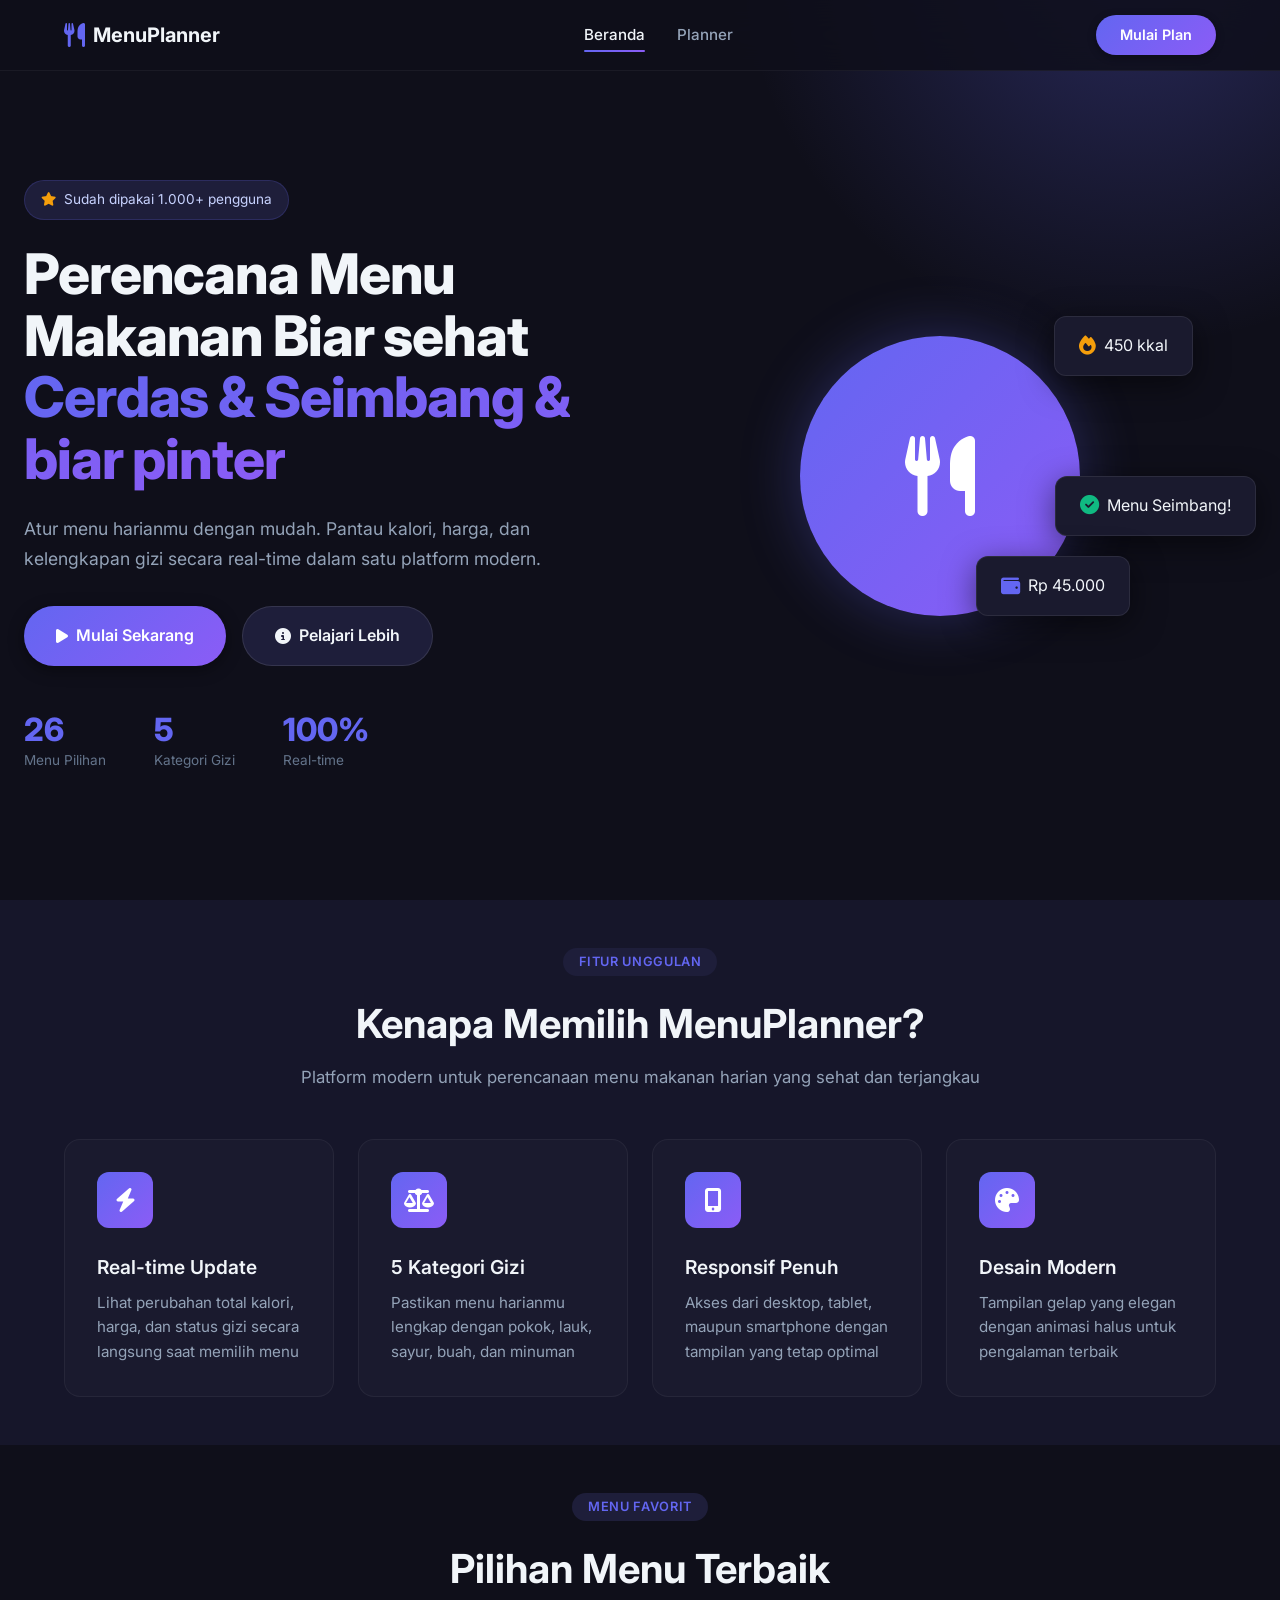
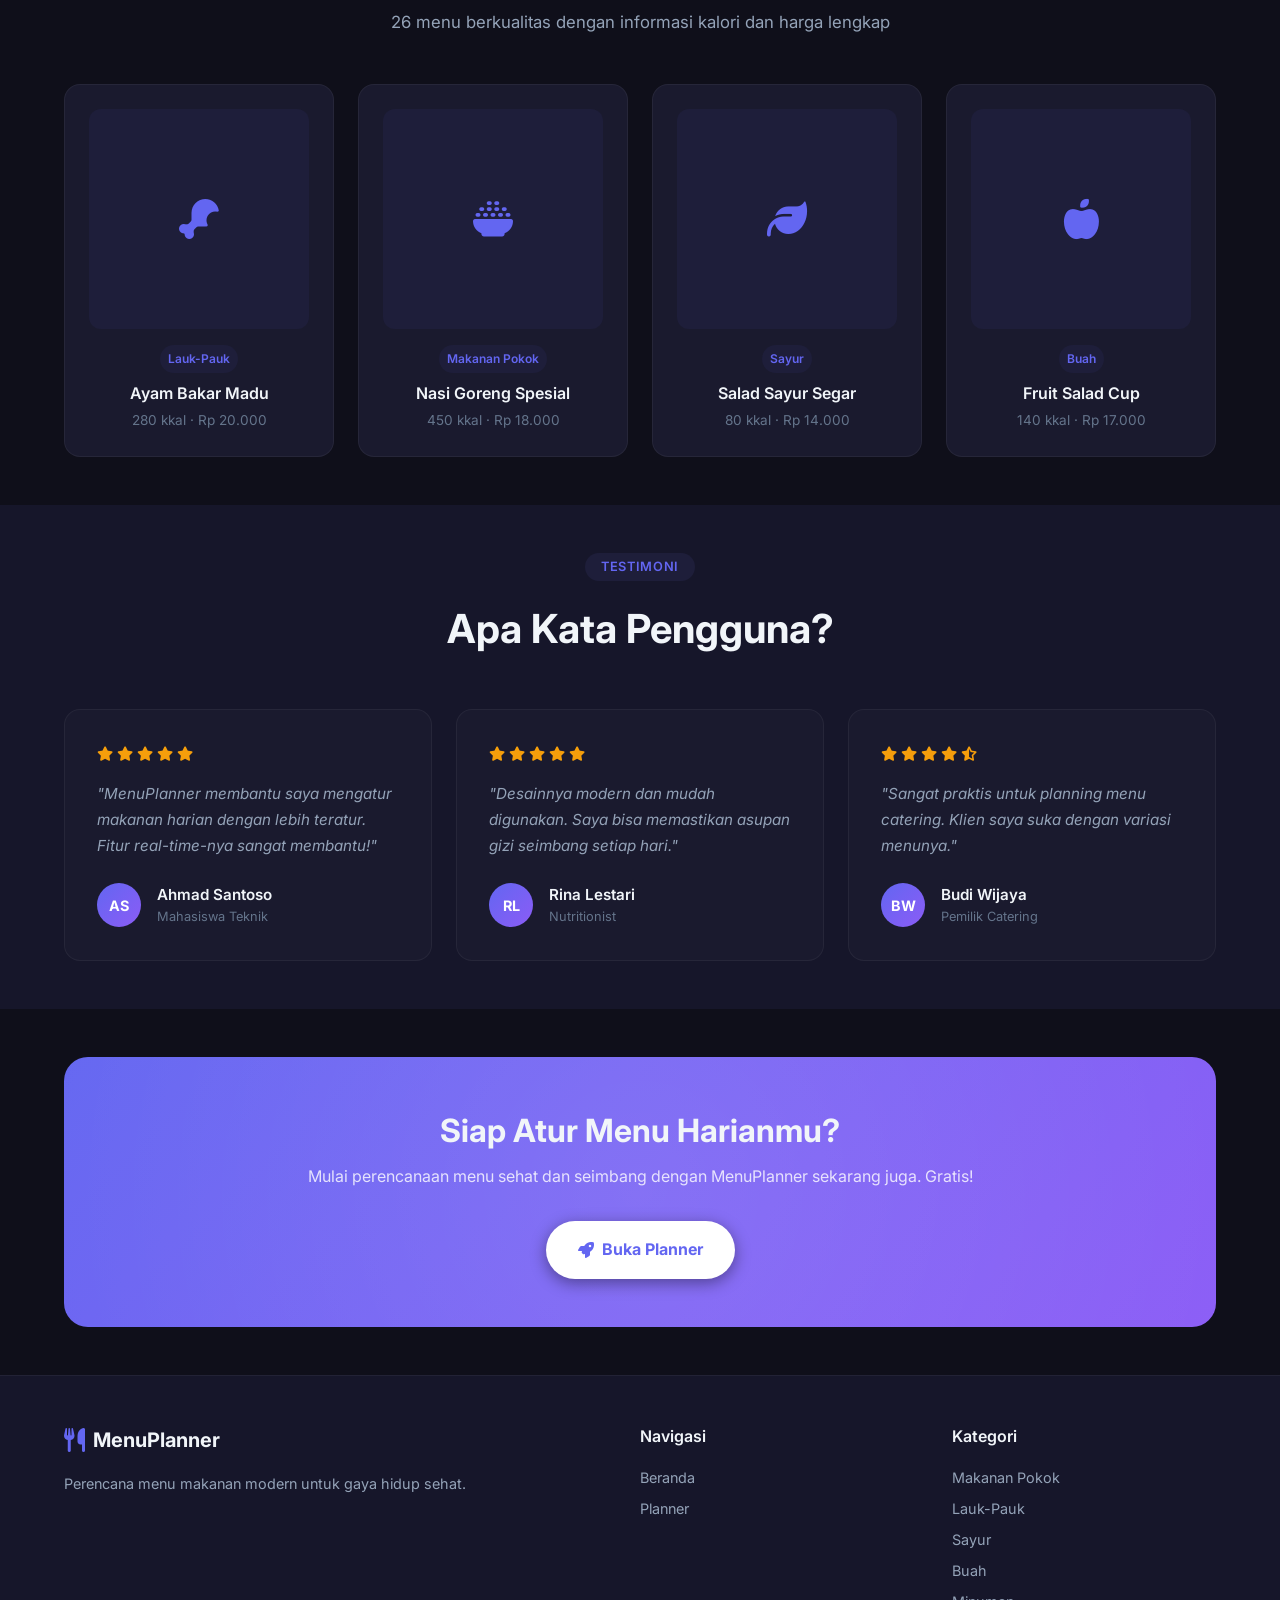
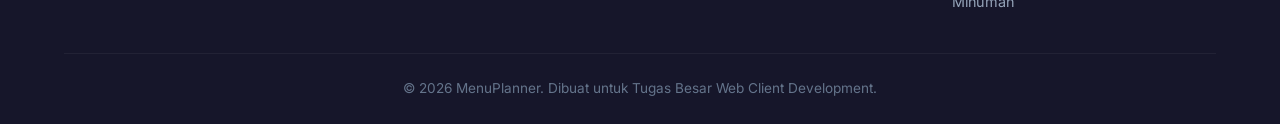
<file: index.html>
<!DOCTYPE html>
<html lang="id">
<head>
    <meta charset="UTF-8">
    <meta name="viewport" content="width=device-width, initial-scale=1.0">
    <title>MenuPlanner</title>
    <link rel="stylesheet" href="styles.css">
    <link href="https://fonts.googleapis.com/css2?family=Inter:wght@300;400;500;600;700;800&display=swap" rel="stylesheet">
    <link rel="stylesheet" href="https://cdnjs.cloudflare.com/ajax/libs/font-awesome/6.5.1/css/all.min.css">
<base target="_blank">
</head>
<body>
  
    <nav class="navbar">
        <div class="nav-container">
            <a href="index.html" class="logo">
                <i class="fas fa-utensils"></i>
                <span>MenuPlanner</span>
            </a>
            <ul class="nav-links">
                <li><a href="index.html" class="active">Beranda</a></li>
                <li><a href="planner.html">Planner</a></li>
            </ul>
            <a href="planner.html" class="btn-nav">Mulai Plan</a>
        </div>
    </nav>

    <!-- Hero Section -->
    <section class="hero">
        <div class="hero-bg"></div>
        <div class="hero-content">
            <div class="hero-badge">
                <i class="fas fa-star"></i>
                <span>Sudah dipakai 1.000+ pengguna</span>
            </div>
            <h1 class="hero-title">
                Perencana Menu Makanan Biar sehat<br>
                <span class="gradient-text">Cerdas & Seimbang & biar pinter</span>
            </h1>
            <p class="hero-desc">
                Atur menu harianmu dengan mudah. Pantau kalori, harga, dan kelengkapan gizi 
                secara real-time dalam satu platform modern.
            </p>
            <div class="hero-buttons">
                <a href="planner.html" class="btn-primary">
                    <i class="fas fa-play"></i>
                    Mulai Sekarang
                </a>
                <a href="#fitur" class="btn-secondary">
                    <i class="fas fa-info-circle"></i>
                    Pelajari Lebih
                </a>
            </div>
            <div class="hero-stats">
                <div class="stat-item">
                    <span class="stat-number">26</span>
                    <span class="stat-label">Menu Pilihan</span>
                </div>
                <div class="stat-item">
                    <span class="stat-number">5</span>
                    <span class="stat-label">Kategori Gizi</span>
                </div>
                <div class="stat-item">
                    <span class="stat-number">100%</span>
                    <span class="stat-label">Real-time</span>
                </div>
            </div>
        </div>
        <div class="hero-visual">
            <div class="floating-card card-1">
                <i class="fas fa-fire"></i>
                <span>450 kkal</span>
            </div>
            <div class="floating-card card-2">
                <i class="fas fa-check-circle"></i>
                <span>Menu Seimbang!</span>
            </div>
            <div class="floating-card card-3">
                <i class="fas fa-wallet"></i>
                <span>Rp 45.000</span>
            </div>
            <div class="plate-circle">
                <i class="fas fa-utensils"></i>
            </div>
        </div>
    </section>

    <!-- Features Section -->
    <section class="features" id="fitur">
        <div class="container">
            <div class="section-header">
                <span class="section-tag">Fitur Unggulan</span>
                <h2>Kenapa Memilih MenuPlanner?</h2>
                <p>Platform modern untuk perencanaan menu makanan harian yang sehat dan terjangkau</p>
            </div>
            <div class="features-grid">
                <div class="feature-card">
                    <div class="feature-icon">
                        <i class="fas fa-bolt"></i>
                    </div>
                    <h3>Real-time Update</h3>
                    <p>Lihat perubahan total kalori, harga, dan status gizi secara langsung saat memilih menu</p>
                </div>
                <div class="feature-card">
                    <div class="feature-icon">
                        <i class="fas fa-balance-scale"></i>
                    </div>
                    <h3>5 Kategori Gizi</h3>
                    <p>Pastikan menu harianmu lengkap dengan pokok, lauk, sayur, buah, dan minuman</p>
                </div>
                <div class="feature-card">
                    <div class="feature-icon">
                        <i class="fas fa-mobile-alt"></i>
                    </div>
                    <h3>Responsif Penuh</h3>
                    <p>Akses dari desktop, tablet, maupun smartphone dengan tampilan yang tetap optimal</p>
                </div>
                <div class="feature-card">
                    <div class="feature-icon">
                        <i class="fas fa-palette"></i>
                    </div>
                    <h3>Desain Modern</h3>
                    <p>Tampilan gelap yang elegan dengan animasi halus untuk pengalaman terbaik</p>
                </div>
            </div>
        </div>
    </section>

    <!-- Menu Preview Section -->
    <section class="menu-preview">
        <div class="container">
            <div class="section-header">
                <span class="section-tag">Menu Favorit</span>
                <h2>Pilihan Menu Terbaik</h2>
                <p>26 menu berkualitas dengan informasi kalori dan harga lengkap</p>
            </div>
            <div class="menu-showcase">
                <div class="menu-item-showcase">
                    <div class="menu-img-placeholder">
                        <i class="fas fa-drumstick-bite"></i>
                    </div>
                    <span class="menu-cat">Lauk-Pauk</span>
                    <h4>Ayam Bakar Madu</h4>
                    <p>280 kkal · Rp 20.000</p>
                </div>
                <div class="menu-item-showcase">
                    <div class="menu-img-placeholder">
                        <i class="fas fa-bowl-rice"></i>
                    </div>
                    <span class="menu-cat">Makanan Pokok</span>
                    <h4>Nasi Goreng Spesial</h4>
                    <p>450 kkal · Rp 18.000</p>
                </div>
                <div class="menu-item-showcase">
                    <div class="menu-img-placeholder">
                        <i class="fas fa-leaf"></i>
                    </div>
                    <span class="menu-cat">Sayur</span>
                    <h4>Salad Sayur Segar</h4>
                    <p>80 kkal · Rp 14.000</p>
                </div>
                <div class="menu-item-showcase">
                    <div class="menu-img-placeholder">
                        <i class="fas fa-apple-alt"></i>
                    </div>
                    <span class="menu-cat">Buah</span>
                    <h4>Fruit Salad Cup</h4>
                    <p>140 kkal · Rp 17.000</p>
                </div>
            </div>
        </div>
    </section>

    <!-- Testimonials Section -->
    <section class="testimonials">
        <div class="container">
            <div class="section-header">
                <span class="section-tag">Testimoni</span>
                <h2>Apa Kata Pengguna?</h2>
            </div>
            <div class="testimonials-grid">
                <div class="testimonial-card">
                    <div class="stars">
                        <i class="fas fa-star"></i>
                        <i class="fas fa-star"></i>
                        <i class="fas fa-star"></i>
                        <i class="fas fa-star"></i>
                        <i class="fas fa-star"></i>
                    </div>
                    <p>"MenuPlanner membantu saya mengatur makanan harian dengan lebih teratur. Fitur real-time-nya sangat membantu!"</p>
                    <div class="testimonial-author">
                        <div class="author-avatar">AS</div>
                        <div>
                            <span class="author-name">Ahmad Santoso</span>
                            <span class="author-role">Mahasiswa Teknik</span>
                        </div>
                    </div>
                </div>
                <div class="testimonial-card">
                    <div class="stars">
                        <i class="fas fa-star"></i>
                        <i class="fas fa-star"></i>
                        <i class="fas fa-star"></i>
                        <i class="fas fa-star"></i>
                        <i class="fas fa-star"></i>
                    </div>
                    <p>"Desainnya modern dan mudah digunakan. Saya bisa memastikan asupan gizi seimbang setiap hari."</p>
                    <div class="testimonial-author">
                        <div class="author-avatar">RL</div>
                        <div>
                            <span class="author-name">Rina Lestari</span>
                            <span class="author-role">Nutritionist</span>
                        </div>
                    </div>
                </div>
                <div class="testimonial-card">
                    <div class="stars">
                        <i class="fas fa-star"></i>
                        <i class="fas fa-star"></i>
                        <i class="fas fa-star"></i>
                        <i class="fas fa-star"></i>
                        <i class="fas fa-star-half-alt"></i>
                    </div>
                    <p>"Sangat praktis untuk planning menu catering. Klien saya suka dengan variasi menunya."</p>
                    <div class="testimonial-author">
                        <div class="author-avatar">BW</div>
                        <div>
                            <span class="author-name">Budi Wijaya</span>
                            <span class="author-role">Pemilik Catering</span>
                        </div>
                    </div>
                </div>
            </div>
        </div>
    </section>

    <!-- CTA Section -->
    <section class="cta-section">
        <div class="container">
            <div class="cta-box">
                <h2>Siap Atur Menu Harianmu?</h2>
                <p>Mulai perencanaan menu sehat dan seimbang dengan MenuPlanner sekarang juga. Gratis!</p>
                <a href="planner.html" class="btn-cta">
                    <i class="fas fa-rocket"></i>
                    Buka Planner
                </a>
            </div>
        </div>
    </section>

    <!-- Footer -->
    <footer class="footer">
        <div class="container">
            <div class="footer-content">
                <div class="footer-brand">
                    <a href="index.html" class="logo">
                        <i class="fas fa-utensils"></i>
                        <span>MenuPlanner</span>
                    </a>
                    <p>Perencana menu makanan modern untuk gaya hidup sehat.</p>
                </div>
                <div class="footer-links">
                    <h4>Navigasi</h4>
                    <ul>
                        <li><a href="index.html">Beranda</a></li>
                        <li><a href="planner.html">Planner</a></li>
                    </ul>
                </div>
                <div class="footer-links">
                    <h4>Kategori</h4>
                    <ul>
                        <li>Makanan Pokok</li>
                        <li>Lauk-Pauk</li>
                        <li>Sayur</li>
                        <li>Buah</li>
                        <li>Minuman</li>
                    </ul>
                </div>
            </div>
            <div class="footer-bottom">
                <p>&copy; 2026 MenuPlanner. Dibuat untuk Tugas Besar Web Client Development.</p>
            </div>
        </div>
    </footer>

</body>
</html>
</file>
<file: styles.css>
:root {

    --bg-primary: #0f0f1a;
    --bg-secondary: #16162a;
    --bg-tertiary: #1e1e3a;
    --bg-card: #1a1a2e;
    --bg-hover: #252545;
    --bg-input: #252545;

    --accent-primary: #6366f1;
    --accent-secondary: #8b5cf6;
    --accent-gradient: linear-gradient(135deg, #6366f1, #8b5cf6);
    --accent-glow: rgba(99, 102, 241, 0.3);


    --text-primary: #f1f5f9;
    --text-secondary: #94a3b8;
    --text-muted: #64748b;
    --text-accent: #c7d2fe;

    --cat-pokok: #f59e0b;
    --cat-lauk: #ef4444;
    --cat-sayur: #10b981;
    --cat-buah: #8b5cf6;
    --cat-minuman: #06b6d4;

    --success: #10b981;
    --success-glow: rgba(16, 185, 129, 0.3);
    --warning: #f59e0b;
    --danger: #ef4444;

    --space-xs: 0.25rem;
    --space-sm: 0.5rem;
    --space-md: 1rem;
    --space-lg: 1.5rem;
    --space-xl: 2rem;
    --space-2xl: 3rem;

    --radius-sm: 8px;
    --radius-md: 12px;
    --radius-lg: 16px;
    --radius-xl: 24px;
    --radius-full: 9999px;

 
    --shadow-sm: 0 2px 8px rgba(0, 0, 0, 0.3);
    --shadow-md: 0 4px 16px rgba(0, 0, 0, 0.4);
    --shadow-lg: 0 8px 32px rgba(0, 0, 0, 0.5);
    --shadow-glow: 0 0 20px var(--accent-glow);

    /* Transitions */
    --transition-fast: 0.15s ease;
    --transition-normal: 0.3s ease;
    --transition-slow: 0.5s ease;
}

*, *::before, *::after {
    margin: 0;
    padding: 0;
    box-sizing: border-box;
}

html {
    scroll-behavior: smooth;
}

body {
    font-family: 'Inter', -apple-system, BlinkMacSystemFont, sans-serif;
    background: var(--bg-primary);
    color: var(--text-primary);
    line-height: 1.6;
    min-height: 100vh;
    overflow-x: hidden;
}

a {
    text-decoration: none;
    color: inherit;
    transition: var(--transition-fast);
}

.container {
    max-width: 1200px;
    margin: 0 auto;
    padding: 0 var(--space-lg);
}


.navbar {
    position: fixed;
    top: 0;
    left: 0;
    right: 0;
    z-index: 1000;
    background: rgba(15, 15, 26, 0.85);
    backdrop-filter: blur(20px);
    border-bottom: 1px solid rgba(255, 255, 255, 0.05);
}

.nav-container {
    max-width: 1200px;
    margin: 0 auto;
    padding: 0 var(--space-lg);
    display: flex;
    align-items: center;
    justify-content: space-between;
    height: 70px;
}

.logo {
    display: flex;
    align-items: center;
    gap: var(--space-sm);
    font-size: 1.25rem;
    font-weight: 700;
    color: var(--text-primary);
}

.logo i {
    color: var(--accent-primary);
    font-size: 1.5rem;
}

.nav-links {
    display: flex;
    list-style: none;
    gap: var(--space-xl);
}

.nav-links a {
    color: var(--text-secondary);
    font-weight: 500;
    font-size: 0.95rem;
    position: relative;
    padding: var(--space-sm) 0;
}

.nav-links a:hover,
.nav-links a.active {
    color: var(--text-primary);
}

.nav-links a.active::after {
    content: '';
    position: absolute;
    bottom: 0;
    left: 0;
    right: 0;
    height: 2px;
    background: var(--accent-gradient);
    border-radius: var(--radius-full);
}

.btn-nav {
    background: var(--accent-gradient);
    color: white;
    padding: var(--space-sm) var(--space-lg);
    border-radius: var(--radius-full);
    font-weight: 600;
    font-size: 0.9rem;
    transition: var(--transition-normal);
    box-shadow: var(--shadow-sm);
}

.btn-nav:hover {
    transform: translateY(-2px);
    box-shadow: var(--shadow-glow);
}


.hero {
    min-height: 100vh;
    display: flex;
    align-items: center;
    padding: 100px var(--space-lg) var(--space-2xl);
    position: relative;
    overflow: hidden;
}

.hero-bg {
    position: absolute;
    top: -50%;
    right: -20%;
    width: 800px;
    height: 800px;
    background: radial-gradient(circle, var(--accent-glow) 0%, transparent 70%);
    pointer-events: none;
}

.hero-content {
    flex: 1;
    max-width: 600px;
    z-index: 1;
}

.hero-badge {
    display: inline-flex;
    align-items: center;
    gap: var(--space-sm);
    background: var(--bg-tertiary);
    border: 1px solid rgba(99, 102, 241, 0.2);
    padding: var(--space-sm) var(--space-md);
    border-radius: var(--radius-full);
    font-size: 0.85rem;
    color: var(--text-accent);
    margin-bottom: var(--space-lg);
}

.hero-badge i {
    color: var(--warning);
}

.hero-title {
    font-size: 3.5rem;
    font-weight: 800;
    line-height: 1.1;
    margin-bottom: var(--space-lg);
    letter-spacing: -0.02em;
}

.gradient-text {
    background: var(--accent-gradient);
    -webkit-background-clip: text;
    -webkit-text-fill-color: transparent;
    background-clip: text;
}

.hero-desc {
    font-size: 1.1rem;
    color: var(--text-secondary);
    margin-bottom: var(--space-xl);
    line-height: 1.7;
}

.hero-buttons {
    display: flex;
    gap: var(--space-md);
    margin-bottom: var(--space-2xl);
    flex-wrap: wrap;
}

.btn-primary {
    display: inline-flex;
    align-items: center;
    gap: var(--space-sm);
    background: var(--accent-gradient);
    color: white;
    padding: var(--space-md) var(--space-xl);
    border-radius: var(--radius-full);
    font-weight: 600;
    font-size: 1rem;
    transition: var(--transition-normal);
    box-shadow: var(--shadow-md);
}

.btn-primary:hover {
    transform: translateY(-3px);
    box-shadow: var(--shadow-glow);
}

.btn-secondary {
    display: inline-flex;
    align-items: center;
    gap: var(--space-sm);
    background: var(--bg-tertiary);
    color: var(--text-primary);
    padding: var(--space-md) var(--space-xl);
    border-radius: var(--radius-full);
    font-weight: 600;
    font-size: 1rem;
    transition: var(--transition-normal);
    border: 1px solid rgba(255, 255, 255, 0.1);
}

.btn-secondary:hover {
    background: var(--bg-hover);
    border-color: rgba(255, 255, 255, 0.2);
}

/* Hero Stats */
.hero-stats {
    display: flex;
    gap: var(--space-2xl);
}

.stat-item {
    display: flex;
    flex-direction: column;
}

.stat-number {
    font-size: 2rem;
    font-weight: 800;
    color: var(--accent-primary);
    line-height: 1;
}

.stat-label {
    font-size: 0.85rem;
    color: var(--text-muted);
    margin-top: var(--space-xs);
}

/* Hero Visual (Right Side) */
.hero-visual {
    flex: 1;
    display: flex;
    align-items: center;
    justify-content: center;
    position: relative;
    min-height: 400px;
}

.plate-circle {
    width: 280px;
    height: 280px;
    border-radius: 50%;
    background: var(--accent-gradient);
    display: flex;
    align-items: center;
    justify-content: center;
    box-shadow: 0 0 60px var(--accent-glow);
    animation: float 6s ease-in-out infinite;
}

.plate-circle i {
    font-size: 5rem;
    color: white;
}

.floating-card {
    position: absolute;
    background: var(--bg-card);
    border: 1px solid rgba(255, 255, 255, 0.08);
    border-radius: var(--radius-md);
    padding: var(--space-md) var(--space-lg);
    display: flex;
    align-items: center;
    gap: var(--space-sm);
    box-shadow: var(--shadow-lg);
    animation: float 4s ease-in-out infinite;
}

.floating-card i {
    font-size: 1.2rem;
}

.card-1 {
    top: 10%;
    right: 10%;
    animation-delay: 0s;
}
.card-1 i { color: var(--warning); }

.card-2 {
    top: 50%;
    right: 0;
    animation-delay: 1s;
}
.card-2 i { color: var(--success); }

.card-3 {
    bottom: 15%;
    right: 20%;
    animation-delay: 2s;
}
.card-3 i { color: var(--accent-primary); }

@keyframes float {
    0%, 100% { transform: translateY(0); }
    50% { transform: translateY(-15px); }
}

/* ============================================
   SECTIONS COMMON STYLES
   ============================================ */
.section-header {
    text-align: center;
    margin-bottom: var(--space-2xl);
}

.section-tag {
    display: inline-block;
    background: var(--bg-tertiary);
    color: var(--accent-primary);
    padding: var(--space-xs) var(--space-md);
    border-radius: var(--radius-full);
    font-size: 0.8rem;
    font-weight: 600;
    text-transform: uppercase;
    letter-spacing: 0.05em;
    margin-bottom: var(--space-md);
}

.section-header h2 {
    font-size: 2.5rem;
    font-weight: 700;
    margin-bottom: var(--space-sm);
}

.section-header p {
    color: var(--text-secondary);
    font-size: 1.05rem;
}


.features {
    padding: var(--space-2xl) 0;
    background: var(--bg-secondary);
}

.features-grid {
    display: grid;
    grid-template-columns: repeat(auto-fit, minmax(260px, 1fr));
    gap: var(--space-lg);
}

.feature-card {
    background: var(--bg-card);
    border: 1px solid rgba(255, 255, 255, 0.05);
    border-radius: var(--radius-lg);
    padding: var(--space-xl);
    transition: var(--transition-normal);
}

.feature-card:hover {
    transform: translateY(-5px);
    border-color: rgba(99, 102, 241, 0.2);
    box-shadow: var(--shadow-lg);
}

.feature-icon {
    width: 56px;
    height: 56px;
    border-radius: var(--radius-md);
    background: var(--accent-gradient);
    display: flex;
    align-items: center;
    justify-content: center;
    margin-bottom: var(--space-lg);
}

.feature-icon i {
    font-size: 1.5rem;
    color: white;
}

.feature-card h3 {
    font-size: 1.2rem;
    font-weight: 600;
    margin-bottom: var(--space-sm);
}

.feature-card p {
    color: var(--text-secondary);
    font-size: 0.95rem;
    line-height: 1.6;
}


.menu-preview {
    padding: var(--space-2xl) 0;
}

.menu-showcase {
    display: grid;
    grid-template-columns: repeat(auto-fit, minmax(220px, 1fr));
    gap: var(--space-lg);
}

.menu-item-showcase {
    background: var(--bg-card);
    border: 1px solid rgba(255, 255, 255, 0.05);
    border-radius: var(--radius-lg);
    padding: var(--space-lg);
    text-align: center;
    transition: var(--transition-normal);
}

.menu-item-showcase:hover {
    transform: translateY(-5px);
    border-color: rgba(99, 102, 241, 0.2);
}

.menu-img-placeholder {
    width: 100%;
    aspect-ratio: 1;
    border-radius: var(--radius-md);
    background: var(--bg-tertiary);
    display: flex;
    align-items: center;
    justify-content: center;
    margin-bottom: var(--space-md);
}

.menu-img-placeholder i {
    font-size: 2.5rem;
    color: var(--accent-primary);
}

.menu-cat {
    display: inline-block;
    background: var(--bg-tertiary);
    color: var(--accent-primary);
    padding: var(--space-xs) var(--space-sm);
    border-radius: var(--radius-full);
    font-size: 0.75rem;
    font-weight: 600;
    margin-bottom: var(--space-sm);
}

.menu-item-showcase h4 {
    font-size: 1rem;
    font-weight: 600;
    margin-bottom: var(--space-xs);
}

.menu-item-showcase p {
    color: var(--text-muted);
    font-size: 0.85rem;
}


.testimonials {
    padding: var(--space-2xl) 0;
    background: var(--bg-secondary);
}

.testimonials-grid {
    display: grid;
    grid-template-columns: repeat(auto-fit, minmax(300px, 1fr));
    gap: var(--space-lg);
}

.testimonial-card {
    background: var(--bg-card);
    border: 1px solid rgba(255, 255, 255, 0.05);
    border-radius: var(--radius-lg);
    padding: var(--space-xl);
}

.stars {
    color: var(--warning);
    margin-bottom: var(--space-md);
    font-size: 0.9rem;
}

.testimonial-card > p {
    color: var(--text-secondary);
    font-size: 0.95rem;
    line-height: 1.7;
    margin-bottom: var(--space-lg);
    font-style: italic;
}

.testimonial-author {
    display: flex;
    align-items: center;
    gap: var(--space-md);
}

.author-avatar {
    width: 44px;
    height: 44px;
    border-radius: 50%;
    background: var(--accent-gradient);
    display: flex;
    align-items: center;
    justify-content: center;
    font-weight: 700;
    font-size: 0.9rem;
    color: white;
}

.author-name {
    display: block;
    font-weight: 600;
    font-size: 0.95rem;
}

.author-role {
    display: block;
    color: var(--text-muted);
    font-size: 0.8rem;
}


.cta-section {
    padding: var(--space-2xl) 0;
}

.cta-box {
    background: var(--accent-gradient);
    border-radius: var(--radius-xl);
    padding: var(--space-2xl);
    text-align: center;
    position: relative;
    overflow: hidden;
}

.cta-box::before {
    content: '';
    position: absolute;
    top: -50%;
    left: -50%;
    width: 200%;
    height: 200%;
    background: radial-gradient(circle, rgba(255,255,255,0.1) 0%, transparent 60%);
    pointer-events: none;
}

.cta-box h2 {
    font-size: 2rem;
    font-weight: 700;
    margin-bottom: var(--space-sm);
    position: relative;
}

.cta-box p {
    color: rgba(255, 255, 255, 0.8);
    margin-bottom: var(--space-xl);
    position: relative;
}

.btn-cta {
    display: inline-flex;
    align-items: center;
    gap: var(--space-sm);
    background: white;
    color: var(--accent-primary);
    padding: var(--space-md) var(--space-xl);
    border-radius: var(--radius-full);
    font-weight: 700;
    font-size: 1rem;
    transition: var(--transition-normal);
    position: relative;
    box-shadow: var(--shadow-md);
}

.btn-cta:hover {
    transform: translateY(-3px);
    box-shadow: 0 8px 30px rgba(0, 0, 0, 0.3);
}


.footer {
    background: var(--bg-secondary);
    border-top: 1px solid rgba(255, 255, 255, 0.05);
    padding: var(--space-2xl) 0 var(--space-lg);
}

.footer-content {
    display: grid;
    grid-template-columns: 2fr 1fr 1fr;
    gap: var(--space-2xl);
    margin-bottom: var(--space-xl);
}

.footer-brand p {
    color: var(--text-secondary);
    margin-top: var(--space-md);
    font-size: 0.9rem;
}

.footer-links h4 {
    font-size: 1rem;
    font-weight: 600;
    margin-bottom: var(--space-md);
    color: var(--text-primary);
}

.footer-links ul {
    list-style: none;
}

.footer-links li {
    color: var(--text-secondary);
    font-size: 0.9rem;
    margin-bottom: var(--space-sm);
    transition: var(--transition-fast);
}

.footer-links a:hover,
.footer-links li:hover {
    color: var(--accent-primary);
}

.footer-bottom {
    text-align: center;
    padding-top: var(--space-lg);
    border-top: 1px solid rgba(255, 255, 255, 0.05);
}

.footer-bottom p {
    color: var(--text-muted);
    font-size: 0.85rem;
}


.planner-header {
    padding: 100px 0 var(--space-xl);
    background: var(--bg-secondary);
    border-bottom: 1px solid rgba(255, 255, 255, 0.05);
}

.planner-header h1 {
    font-size: 2rem;
    font-weight: 700;
    display: flex;
    align-items: center;
    gap: var(--space-md);
    margin-bottom: var(--space-sm);
}

.planner-header h1 i {
    color: var(--accent-primary);
}

.planner-header p {
    color: var(--text-secondary);
}


.planner-main {
    padding: var(--space-xl) 0 var(--space-2xl);
}

.planner-layout {
    display: grid;
    grid-template-columns: 1fr 380px;
    gap: var(--space-xl);
    align-items: start;
}


.panel-header {
    display: flex;
    align-items: center;
    justify-content: space-between;
    margin-bottom: var(--space-lg);
}

.panel-header h2 {
    font-size: 1.1rem;
    font-weight: 600;
    display: flex;
    align-items: center;
    gap: var(--space-sm);
}

.panel-header h2 i {
    color: var(--accent-primary);
}

.menu-count {
    background: var(--bg-tertiary);
    color: var(--accent-primary);
    padding: var(--space-xs) var(--space-md);
    border-radius: var(--radius-full);
    font-size: 0.8rem;
    font-weight: 600;
}

.table-panel {
    background: var(--bg-card);
    border: 1px solid rgba(255, 255, 255, 0.05);
    border-radius: var(--radius-lg);
    padding: var(--space-xl);
}

.table-wrapper {
    overflow-x: auto;
    border-radius: var(--radius-md);
}


.menu-table {
    width: 100%;
    border-collapse: collapse;
    font-size: 0.9rem;
}

.menu-table thead {
    background: var(--bg-tertiary);
}

.menu-table th {
    padding: var(--space-md);
    text-align: left;
    font-weight: 600;
    color: var(--text-secondary);
    font-size: 0.8rem;
    text-transform: uppercase;
    letter-spacing: 0.05em;
    white-space: nowrap;
}

.menu-table th.col-img { width: 60px; }
.menu-table th.col-name { min-width: 160px; }
.menu-table th.col-cat { width: 120px; }
.menu-table th.col-cal { width: 90px; }
.menu-table th.col-price { width: 110px; }
.menu-table th.col-check { width: 60px; text-align: center; }

.menu-table td {
    padding: var(--space-md);
    border-bottom: 1px solid rgba(255, 255, 255, 0.03);
    vertical-align: middle;
}

.menu-table tbody tr {
    transition: var(--transition-fast);
}

.menu-table tbody tr:hover {
    background: var(--bg-hover);
}

.menu-table tbody tr.selected {
    background: rgba(99, 102, 241, 0.08);
}

/* Table Cell Content */
.menu-img-cell {
    width: 48px;
    height: 48px;
    border-radius: var(--radius-sm);
    background: var(--bg-tertiary);
    display: flex;
    align-items: center;
    justify-content: center;
    overflow: hidden;
}

.menu-img-cell img {
    width: 100%;
    height: 100%;
    object-fit: cover;
}

.menu-img-cell i {
    font-size: 1.2rem;
    color: var(--accent-primary);
}

.menu-name-cell {
    font-weight: 500;
}

.menu-cat-cell {
    display: inline-block;
    padding: var(--space-xs) var(--space-sm);
    border-radius: var(--radius-full);
    font-size: 0.75rem;
    font-weight: 600;
}

.cat-pokok { background: rgba(245, 158, 11, 0.15); color: var(--cat-pokok); }
.cat-lauk { background: rgba(239, 68, 68, 0.15); color: var(--cat-lauk); }
.cat-sayur { background: rgba(16, 185, 129, 0.15); color: var(--cat-sayur); }
.cat-buah { background: rgba(139, 92, 246, 0.15); color: var(--cat-buah); }
.cat-minuman { background: rgba(6, 182, 212, 0.15); color: var(--cat-minuman); }

.menu-cal-cell {
    color: var(--warning);
    font-weight: 500;
}

.menu-price-cell {
    color: var(--success);
    font-weight: 500;
}

/* Custom Checkbox */
.menu-checkbox {
    appearance: none;
    width: 22px;
    height: 22px;
    border: 2px solid var(--text-muted);
    border-radius: 6px;
    cursor: pointer;
    position: relative;
    transition: var(--transition-fast);
    background: transparent;
}

.menu-checkbox:hover {
    border-color: var(--accent-primary);
}

.menu-checkbox:checked {
    background: var(--accent-gradient);
    border-color: var(--accent-primary);
}

.menu-checkbox:checked::after {
    content: '\f00c';
    font-family: 'Font Awesome 6 Free';
    font-weight: 900;
    color: white;
    font-size: 12px;
    position: absolute;
    top: 50%;
    left: 50%;
    transform: translate(-50%, -50%);
}


.result-panel {
    background: var(--bg-card);
    border: 1px solid rgba(255, 255, 255, 0.05);
    border-radius: var(--radius-lg);
    padding: var(--space-xl);
    position: sticky;
    top: 90px;
}

/* Images Stack Section */
.images-section {
    margin-bottom: var(--space-xl);
}

.images-section h3 {
    font-size: 0.95rem;
    font-weight: 600;
    margin-bottom: var(--space-md);
    display: flex;
    align-items: center;
    gap: var(--space-sm);
    color: var(--text-secondary);
}

.images-stack {
    min-height: 120px;
    background: var(--bg-tertiary);
    border-radius: var(--radius-md);
    padding: var(--space-md);
    display: flex;
    flex-wrap: wrap;
    gap: var(--space-sm);
    align-content: flex-start;
}

.empty-state {
    width: 100%;
    height: 100px;
    display: flex;
    flex-direction: column;
    align-items: center;
    justify-content: center;
    color: var(--text-muted);
    gap: var(--space-sm);
}

.empty-state i {
    font-size: 2rem;
    opacity: 0.5;
}

.empty-state p {
    font-weight: 500;
}

.empty-state span {
    font-size: 0.8rem;
}

.selected-img {
    width: 56px;
    height: 56px;
    border-radius: var(--radius-sm);
    background: var(--bg-hover);
    display: flex;
    align-items: center;
    justify-content: center;
    overflow: hidden;
    border: 2px solid var(--accent-primary);
    animation: popIn 0.3s ease;
}

.selected-img img {
    width: 100%;
    height: 100%;
    object-fit: cover;
}

.selected-img i {
    font-size: 1.2rem;
    color: var(--accent-primary);
}

@keyframes popIn {
    0% { transform: scale(0); opacity: 0; }
    70% { transform: scale(1.1); }
    100% { transform: scale(1); opacity: 1; }
}

/* Totals Section */
.totals-section {
    display: grid;
    grid-template-columns: 1fr 1fr;
    gap: var(--space-md);
    margin-bottom: var(--space-xl);
}

.total-card {
    background: var(--bg-tertiary);
    border-radius: var(--radius-md);
    padding: var(--space-md);
    display: flex;
    align-items: center;
    gap: var(--space-md);
}

.total-icon {
    width: 44px;
    height: 44px;
    border-radius: var(--radius-md);
    display: flex;
    align-items: center;
    justify-content: center;
    font-size: 1.2rem;
    flex-shrink: 0;
}

.total-icon.cal {
    background: rgba(245, 158, 11, 0.15);
    color: var(--warning);
}

.total-icon.price {
    background: rgba(16, 185, 129, 0.15);
    color: var(--success);
}

.total-info {
    display: flex;
    flex-direction: column;
}

.total-label {
    font-size: 0.75rem;
    color: var(--text-muted);
    text-transform: uppercase;
    letter-spacing: 0.05em;
}

.total-value {
    font-size: 1.1rem;
    font-weight: 700;
    color: var(--text-primary);
}

/* Checklist Section */
.checklist-section {
    margin-bottom: var(--space-xl);
}

.checklist-section h3 {
    font-size: 0.95rem;
    font-weight: 600;
    margin-bottom: var(--space-md);
    display: flex;
    align-items: center;
    gap: var(--space-sm);
    color: var(--text-secondary);
}

.checklist-grid {
    display: grid;
    grid-template-columns: 1fr 1fr;
    gap: var(--space-sm);
}

.check-item {
    background: var(--bg-tertiary);
    border-radius: var(--radius-md);
    padding: var(--space-md);
    display: flex;
    align-items: center;
    gap: var(--space-sm);
    transition: var(--transition-fast);
    border: 1px solid transparent;
}

.check-item.fulfilled {
    border-color: var(--success);
    background: rgba(16, 185, 129, 0.08);
}

.check-icon {
    width: 28px;
    height: 28px;
    border-radius: 50%;
    display: flex;
    align-items: center;
    justify-content: center;
    font-size: 0.7rem;
    transition: var(--transition-normal);
    background: var(--bg-hover);
    color: var(--text-muted);
}

.check-item.fulfilled .check-icon {
    background: var(--success);
    color: white;
    box-shadow: 0 0 10px var(--success-glow);
}

.check-name {
    font-size: 0.85rem;
    font-weight: 500;
    flex: 1;
}

.check-status {
    font-size: 0.75rem;
    color: var(--text-muted);
    font-weight: 500;
}

.check-item.fulfilled .check-status {
    color: var(--success);
}

/* Balanced Badge */
.badge-section {
    text-align: center;
}

.badge {
    display: inline-flex;
    align-items: center;
    gap: var(--space-sm);
    background: var(--accent-gradient);
    color: white;
    padding: var(--space-md) var(--space-xl);
    border-radius: var(--radius-full);
    font-weight: 700;
    font-size: 1rem;
    box-shadow: var(--shadow-glow);
    opacity: 0;
    transform: scale(0.8);
    transition: var(--transition-normal);
    pointer-events: none;
}

.badge.show {
    opacity: 1;
    transform: scale(1);
    pointer-events: auto;
    animation: badgeBounce 0.5s ease;
}

@keyframes badgeBounce {
    0% { transform: scale(0.5); }
    50% { transform: scale(1.1); }
    100% { transform: scale(1); }
}

.badge i {
    font-size: 1.2rem;
}


@media (max-width: 1024px) {
    .planner-layout {
        grid-template-columns: 1fr;
    }

    .result-panel {
        position: static;
        order: -1;
    }

    .hero {
        flex-direction: column;
        text-align: center;
        padding-top: 120px;
    }

    .hero-content {
        max-width: 100%;
    }

    .hero-stats {
        justify-content: center;
    }

    .hero-visual {
        display: none;
    }

    .hero-buttons {
        justify-content: center;
    }
}

@media (max-width: 768px) {
    .hero-title {
        font-size: 2.5rem;
    }

    .nav-links {
        display: none;
    }

    .footer-content {
        grid-template-columns: 1fr;
        gap: var(--space-xl);
    }

    .section-header h2 {
        font-size: 1.8rem;
    }

    .checklist-grid {
        grid-template-columns: 1fr;
    }

    .totals-section {
        grid-template-columns: 1fr;
    }

    .menu-table {
        font-size: 0.8rem;
    }

    .menu-table th,
    .menu-table td {
        padding: var(--space-sm);
    }

    .menu-img-cell {
        width: 36px;
        height: 36px;
    }

    .col-cat,
    .col-cal {
        display: none;
    }
}

@media (max-width: 480px) {
    .hero-title {
        font-size: 2rem;
    }

    .hero-stats {
        flex-direction: column;
        gap: var(--space-lg);
    }

    .btn-primary,
    .btn-secondary {
        width: 100%;
        justify-content: center;
    }

    .hero-buttons {
        flex-direction: column;
    }

    .table-panel,
    .result-panel {
        padding: var(--space-md);
    }

    .col-price {
        display: none;
    }
}


::-webkit-scrollbar {
    width: 8px;
    height: 8px;
}

::-webkit-scrollbar-track {
    background: var(--bg-primary);
}

::-webkit-scrollbar-thumb {
    background: var(--bg-tertiary);
    border-radius: var(--radius-full);
}

::-webkit-scrollbar-thumb:hover {
    background: var(--accent-primary);
}
</file>
